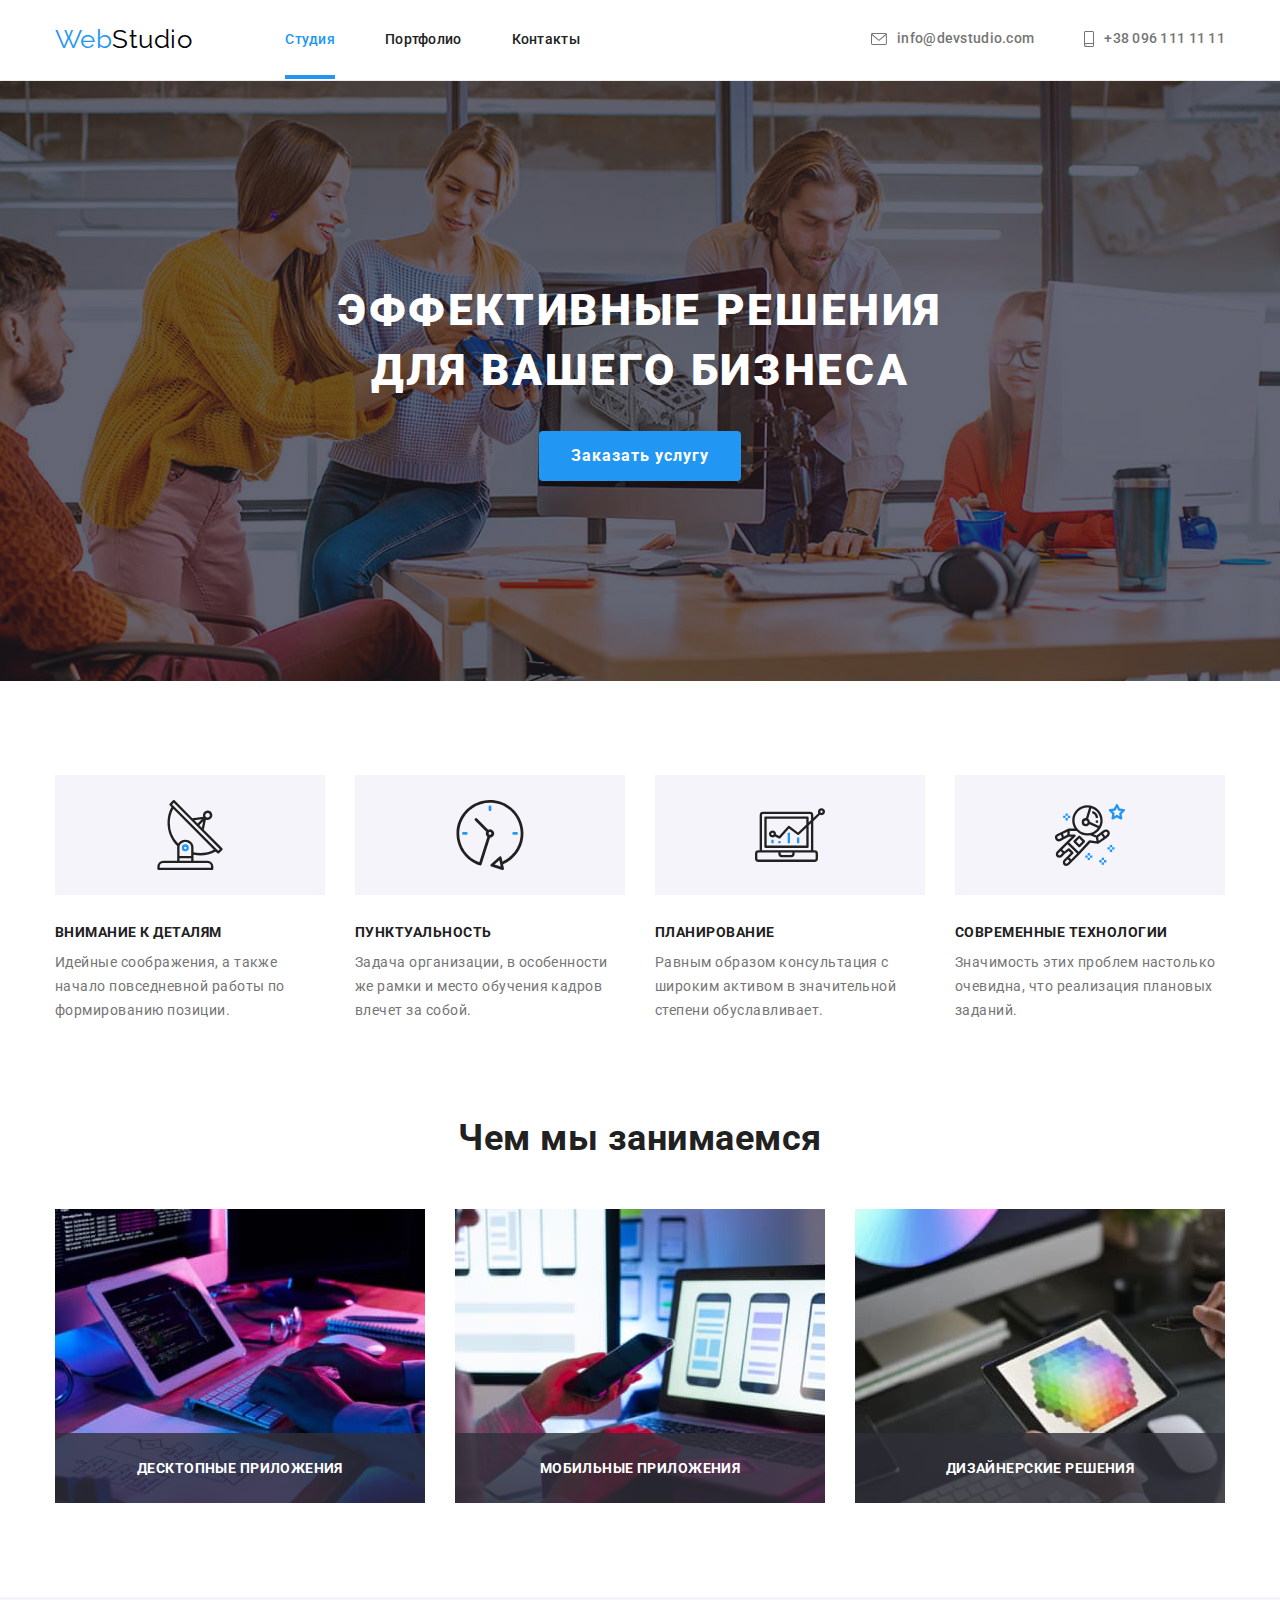
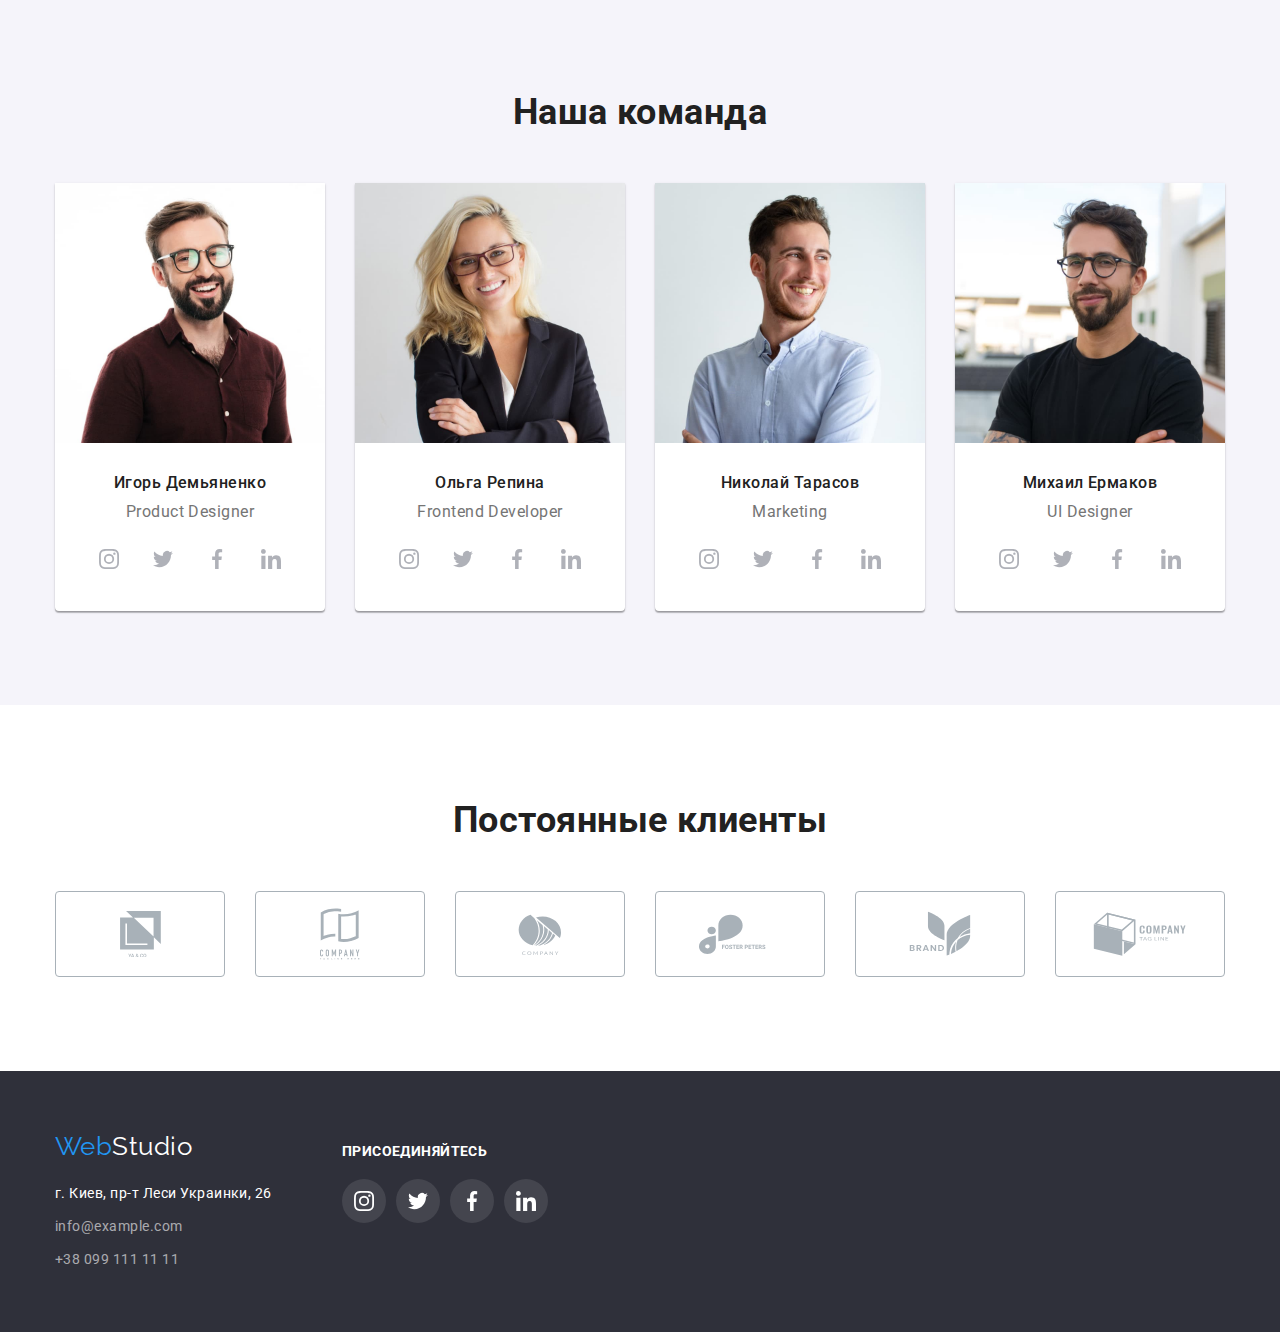
<file: index.html>
<!DOCTYPE html>
<html lang="ru">
<head>
  <meta charset="UTF-8">
  <meta http-equiv="X-UA-Compatible" content="IE=edge">
  <meta name="viewport" content="width=device-width, initial-scale=1.0">
  <title>Главная</title>
  <link href="https://fonts.googleapis.com/css2?family=Raleway:wght@700&family=Roboto:wght@400;500;700;900&display=swap" rel="stylesheet">
  <link rel="stylesheet" href="https://cdnjs.cloudflare.com/ajax/libs/modern-normalize/1.1.0/modern-normalize.min.css">
  <link rel="stylesheet" href="./css/styles.css">
</head>

<body class="page">

  <!-- Заголовок сайта -->
  <header class="page-header">
    <div class="container">
      <div class="header-set">
        <nav class="header-subset">
          <a href="./index.html" class="logo r-margin">Web<span class="logo-right">Studio</span></a>

          <ul class="site-nav">
            <li class="list-item"><a href="./index.html" class="link current">Студия</a></li>
            <li class="list-item"><a href="./portfolio.html" class="link">Портфолио</a></li>
            <li class="list-item"><a href="" class="link">Контакты</a></li>
          </ul>
        </nav> 

        <ul class="site-contacts">
          <li class="list-item">
            <a href="mailto:info@devstudio.com" class="link"><svg class="email-icon"><use href="./images/icons.svg#icon-envelope"></use></svg>info@devstudio.com</a>
          </li>
          <li class="list-item">
            <a href="tel:+380961111111" class="link"><svg class="phone-icon"><use href="./images/icons.svg#icon-smartphone"></use></svg>+38 096 111 11 11</a>
          </li>
        </ul>
      </div>
    </div>
  </header>

    <main>
    <!-- Шапка сайта -->
    <section class="hero">
      <div class="container">
        <h1 class="hero-title">Эффективные решения для вашего бизнеса</h1>
        <button type="button" class="button primary" data-modal-open>Заказать услугу</button>
      </div>
    </section>

    <!-- Особенности -->
    <section class="section no-padding">
      <div class="container">
        <h2 class="hidden">Особенности <sup>*</sup> </h2> <!-- Этот заголовок скроем при оформлении -->

        <ul class="features">
          <li class="item">
            <div class="features-logo">
            <svg class="features-icon">
              <use href="./images/icons.svg#icon-antenna"></use>
            </svg>
            </div>
            <h3 class="title">Внимание к деталям</h3>
            <p class="text">
              Идейные соображения, а также
              начало повседневной работы по
              формированию позиции.
            </p>
          </li>

          <li class="item">
            <div class="features-logo">
            <svg class="features-icon">
              <use href="./images/icons.svg#icon-clock"></use>
            </svg>
            </div>
            <h3 class="title">Пунктуальность</h3>
            <p class="text">
              Задача организации, в особенности
              же рамки и место обучения кадров
              влечет за собой.
            </p>
          </li>

          <li class="item">
            <div class="features-logo">
            <svg class="features-icon">
              <use href="./images/icons.svg#icon-diagram"></use>
            </svg>
            </div>
            <h3 class="title">Планирование</h3>
            <p class="text">
              Равным образом консультация с
              широким активом в значительной
              степени обуславливает.
            </p>
          </li>

          <li class="item">
            <div class="features-logo">
            <svg class="features-icon">
              <use href="./images/icons.svg#icon-astronaut"></use>
            </svg>
            </div>
            <h3 class="title">Современные технологии</h3>
            <p class="text">
              Значимость этих проблем настолько
              очевидна, что реализация плановых
              заданий.
            </p>
          </li>
        </ul>
      </div>
    </section>

    <!-- Чем мы занимаемся -->
    <section class="section">
      <div class="container">
        <h2 class="section-title">Чем мы занимаемся</h2>

        <ul class="about">
          <li class="item">
            <img src="./images/img1.jpg" alt="Our business - image 1" width="370" class="img-no-gap">
            <p class="item-description">Десктопные приложения</p>
          </li>
          <li class="item">
            <img src="./images/img2.jpg" alt="Our business - image 2" width="370" class="img-no-gap">
            <p class="item-description">Мобильные приложения</p>
          </li>
          <li class="item">
            <img src="./images/img3.jpg" alt="Our business - image 3" width="370" class="img-no-gap">
            <p class="item-description">Дизайнерские решения</p>
          </li>
        </ul>
      </div>
    </section>

    <!-- Наша команда -->
    <section class="section special">
      <div class="container">
        <h2 class="section-title">Наша команда</h2>

        <ul class="employee">
          <li class="item">
            <img src="./images/photo1.jpg" alt="Product Designer photo" width="270" class="img-no-gap">
            <div class="card">  
              <h3 class="title">Игорь Демьяненко</h3>
              <p class="position">Product Designer</p>
              
              <ul class="social-links">
                <li class="item"><a href="" class="link">
                  <svg class="icon">
                    <use href="./images/icons.svg#icon-instagram-grey"></use>
                  </svg></a>
                </li>
                <li class="item"><a href="" class="link">
                  <svg class="icon">
                    <use href="./images/icons.svg#icon-twitter-grey"></use>
                  </svg></a>
                </li>
                <li class="item"><a href="" class="link">
                  <svg class="icon">
                    <use href="./images/icons.svg#icon-facebook-grey"></use>
                  </svg></a>
                </li>
                <li class="item"><a href="" class="link">
                  <svg class="icon">
                    <use href="./images/icons.svg#icon-linkedin-grey"></use>
                  </svg></a>
                </li>
              </ul>
              
            </div>
          </li>

          <li class="item">
            <img src="./images/photo2.jpg" alt="Frontend Developer photo" width="270" class="img-no-gap">
            <div class="card">  
              <h3 class="title">Ольга Репина</h3>
              <p class="position">Frontend Developer</p>

              <ul class="social-links">
                <li class="item"><a href="" class="link">
                  <svg class="icon">
                      <use href="./images/icons.svg#icon-instagram-grey"></use>
                  </svg></a>
                </li>
                <li class="item"><a href="" class="link">
                  <svg class="icon">
                      <use href="./images/icons.svg#icon-twitter-grey"></use>
                  </svg></a>
                </li>
                <li class="item"><a href="" class="link">
                  <svg class="icon">
                      <use href="./images/icons.svg#icon-facebook-grey"></use>
                  </svg></a>
                </li>
                <li class="item"><a href="" class="link">
                  <svg class="icon">
                      <use href="./images/icons.svg#icon-linkedin-grey"></use>
                  </svg></a>
                </li>
              </ul>

            </div>
          </li>

          <li class="item">
            <img src="./images/photo3.jpg" alt="Marketing Manager photo" width="270" class="img-no-gap">
            <div class="card">  
              <h3 class="title">Николай Тарасов</h3>
              <p class="position">Marketing</p>

              <ul class="social-links">
                <li class="item"><a href="" class="link">
                    <svg class="icon">
                      <use href="./images/icons.svg#icon-instagram-grey"></use>
                    </svg></a>
                </li>
                <li class="item"><a href="" class="link">
                    <svg class="icon">
                      <use href="./images/icons.svg#icon-twitter-grey"></use>
                    </svg></a>
                </li>
                <li class="item"><a href="" class="link">
                    <svg class="icon">
                      <use href="./images/icons.svg#icon-facebook-grey"></use>
                    </svg></a>
                </li>
                <li class="item"><a href="" class="link">
                    <svg class="icon">
                      <use href="./images/icons.svg#icon-linkedin-grey"></use>
                    </svg></a>
                </li>
              </ul>

            </div>
          </li>

          <li class="item">
            <img src="./images/photo4.jpg" alt="UI Designer photo" width="270" class="img-no-gap">
            <div class="card">  
              <h3 class="title">Михаил Ермаков</h3>
              <p class="position">UI Designer</p>

              <ul class="social-links">
                <li class="item"><a href="" class="link">
                    <svg class="icon">
                      <use href="./images/icons.svg#icon-instagram-grey"></use>
                    </svg></a>
                </li>
                <li class="item"><a href="" class="link">
                    <svg class="icon">
                      <use href="./images/icons.svg#icon-twitter-grey"></use>
                    </svg></a>
                </li>
                <li class="item"><a href="" class="link">
                    <svg class="icon">
                      <use href="./images/icons.svg#icon-facebook-grey"></use>
                    </svg></a>
                </li>
                <li class="item"><a href="" class="link">
                    <svg class="icon">
                      <use href="./images/icons.svg#icon-linkedin-grey"></use>
                    </svg></a>
                </li>
              </ul>

            </div>
          </li>

        </ul>
      </div>
    </section>

    <!-- Постоянные клиенты -->
    <section class="section">
      <div class="container">
        <h2 class="section-title">Постоянные клиенты</h2>

        <ul class="clients">
          <li class="item">
            <a href="" class="client-link">
              <svg class="client-icon" width="41" height="46.7">
                <use href="./images/icons.svg#icon-company-1"></use>
              </svg>
            </a>
          </li>
          <li class="item">
            <a href="" class="client-link">
              <svg class="client-icon" width="40" height="52">
                <use href="./images/icons.svg#icon-company-2"></use>
              </svg>
            </a>
          </li>
          <li class="item">
            <a href="" class="client-link">
              <svg class="client-icon" width="43.5" height="41.2">
                <use href="./images/icons.svg#icon-company-3"></use>
              </svg>
            </a>
          </li>
          <li class="item">
            <a href="" class="client-link">
              <svg class="client-icon" width="84.4" height="40.6">
                <use href="./images/icons.svg#icon-company-4"></use>
              </svg>
            </a>
          </li>
          <li class="item">
            <a href="" class="client-link">
              <svg class="client-icon" width="62.5" height="45.4">
                <use href="./images/icons.svg#icon-company-5"></use>
              </svg>
            </a>
          </li>
          <li class="item">
            <a href="" class="client-link">
              <svg class="client-icon" width="93.8" height="44">
                <use href="./images/icons.svg#icon-company-6"></use>
              </svg>
            </a>
          </li>
        </ul>

      </div>
    </section>

  </main>

  <!-- Нижний колонтитул -->  
  <footer class="footer">
    <div class="container">
      <div class="main-footer">
      <div class="footer-left">

        <a href="./" class="logo">Web<span class="logo-bottom">Studio</span></a>
    
        <address class="text top-margin">
          <p class="address">г. Киев, пр-т Леси Украинки, 26</p>
          <a href="mailto:info@example.com" class="contacts">info@example.com</a>
          <a href="tel:+380991111111" class="contacts">+38 099 111 11 11</a>
        </address>

      </div>
        <div class="footer-center">

          <ul class="join-us">

            <li class="item">
              <a href="" class="link">
                <svg class="icon">
                  <use href="./images/icons.svg#icon-instagram-grey"></use>
                </svg>
              </a>
            </li>

            <li class="item">
              <a href="" class="link">
                <svg class="icon">
                  <use href="./images/icons.svg#icon-twitter-grey"></use>
                </svg>
              </a>
            </li>

            <li class="item">
              <a href="" class="link">
                <svg class="icon">
                  <use href="./images/icons.svg#icon-facebook-grey"></use>
                </svg>
              </a>
            </li>

            <li class="item">
              <a href="" class="link">
                <svg class="icon">
                  <use href="./images/icons.svg#icon-linkedin-grey"></use>
                </svg>
              </a>
            </li>

          </ul>

        </div>
      </div>
    </div>
  </footer>
  <div class="backdrop is-hidden" data-modal>
    <div class="modal">
      <div class="button">
        <button type="button" class="close-btn" data-modal-close>
          <svg class="close-btn-icon">
            <use href="./images/icons.svg#icon-close-btn"></use>
          </svg>
        </button>
      </div>
    </div>
  </div>
  <script src="./js/modal.js"></script>
</body>
</html>
</file>
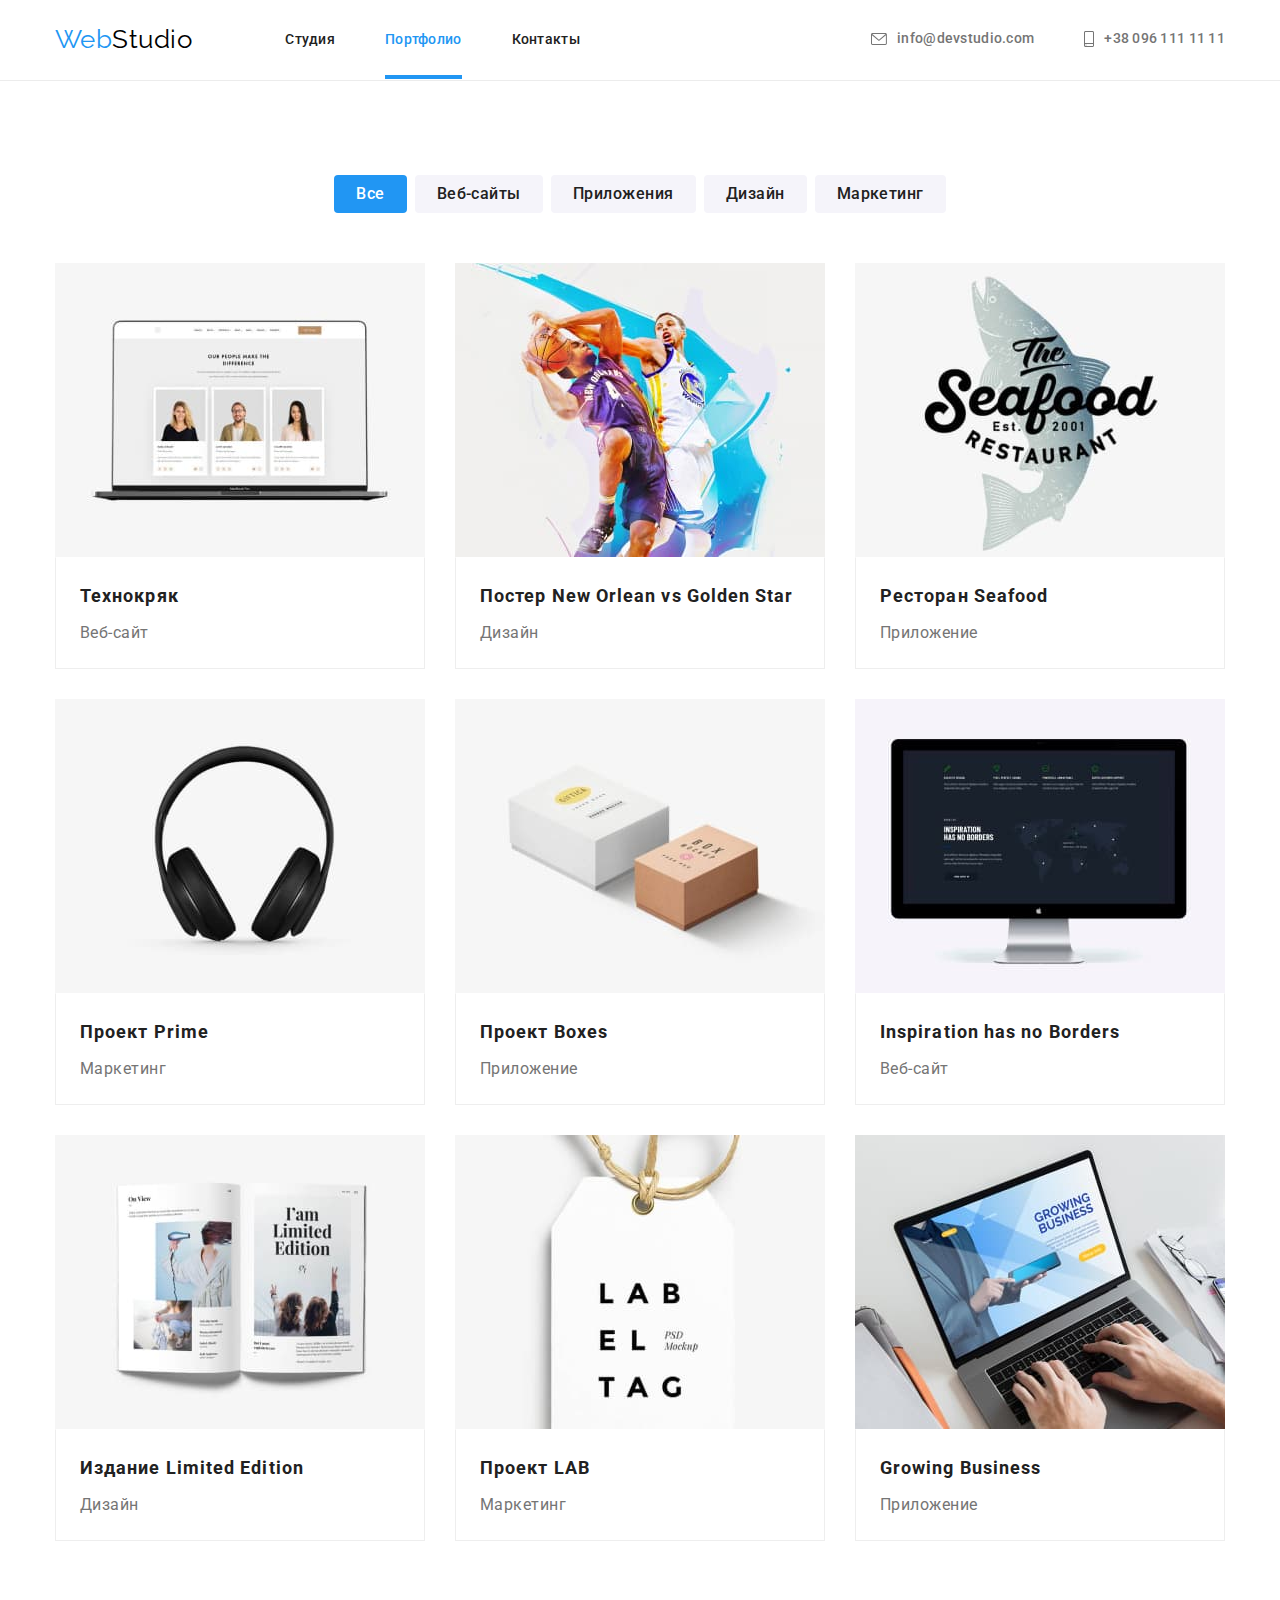
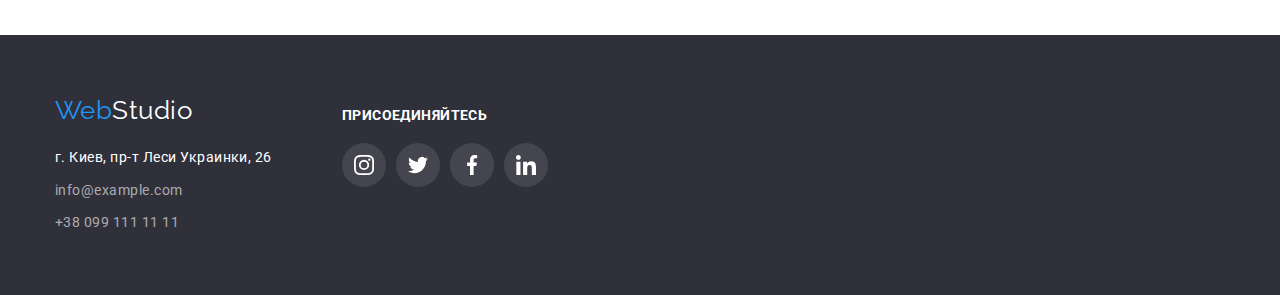
<file: portfolio.html>
<!DOCTYPE html>
<html lang="ru">
<head>
  <meta charset="UTF-8">
  <meta http-equiv="X-UA-Compatible" content="IE=edge">
  <meta name="viewport" content="width=device-width, initial-scale=1.0">
  <title>Портфолио</title>
  <link href="https://fonts.googleapis.com/css2?family=Raleway:wght@700&family=Roboto:wght@400;500;700;900&display=swap" rel="stylesheet">
  <link rel="stylesheet" href="https://cdnjs.cloudflare.com/ajax/libs/modern-normalize/1.1.0/modern-normalize.min.css">
  <link rel="stylesheet" href="./css/styles.css">
</head>

<body class="page">

  <!-- Заголовок сайта -->
  <header class="page-header">
    <div class="container">
      <div class="header-set">
        <nav class="header-subset">
          <a href="./index.html" class="logo r-margin">Web<span class="logo-right">Studio</span></a>
      
          <ul class="site-nav">
            <li class="list-item"><a href="./index.html" class="link">Студия</a></li>
            <li class="list-item"><a href="./portfolio.html" class="link current">Портфолио</a></li>
            <li class="list-item"><a href="" class="link">Контакты</a></li>
          </ul>
        </nav>
  
        <ul class="site-contacts">
          <li class="list-item">
            <a href="mailto:info@devstudio.com" class="link"><svg class="email-icon"><use href="./images/icons.svg#icon-envelope"></use></svg>info@devstudio.com</a>
          </li>
          <li class="list-item">
            <a href="tel:+380961111111" class="link"><svg class="phone-icon"><use href="./images/icons.svg#icon-smartphone"></use></svg>+38 096 111 11 11</a>
          </li>
        </ul>
      </div>
    </div>
  </header>

  <main>
    <!-- Портфолио -->
    <section class="section">
      <div class="container">
        <h1 class="hidden">Наше портфолио <sup>*</sup></h1> <!-- Скроем при оформлении -->
        <!-- Список фильтров -->
        <ul class="portfolio">
          <li class="item"><button type="button" class="filter-button primary">Все</button></li>
          <li class="item"><button type="button" class="filter-button">Веб-сайты</button></li>
          <li class="item"><button type="button" class="filter-button">Приложения</button></li>
          <li class="item"><button type="button" class="filter-button">Дизайн</button></li>
          <li class="item"><button type="button" class="filter-button">Маркетинг</button></li>
        </ul>

        <!-- Список проектов -->
        <ul class="projects">
          <li class="item">
            <div class="item-top">
              <img src="./images/project1.jpg" alt="Изображение web-сайта Технокряк" width="370" class="img-no-gap">
              <p class="item-text">Технокряк это современная площадка распространения коронавируса. Компании используют эту платформу для цифрового
              шпионажа и атак на защищённые сервера конкурентов.</p>
            </div>
            <div class="item-bottom">
              <div class="card">
                <h2 class="title">Технокряк</h2>
                <p class="category">Веб-сайт</p>
              </div>
            </div>
          </li>
          <li class="item">
            <div class="item-top">
              <img src="./images/project2.jpg" alt="Изображение постера New Orlean vs Golden Star" width="370" class="img-no-gap">
              <p class="item-text">Lorem ipsum, dolor sit amet consectetur adipisicing elit. Eius tempore pariatur nesciunt autem laudantium incidunt dolores architecto blanditiis hic temporibus doloremque, ex aspernatur maxime! Dolor eligendi quia assumenda quaerat autem.</p>
            </div>  
            <div class="item-bottom">
              <div class="card">
                <h2 class="title">Постер New Orlean vs Golden Star</h2>
                <p class="category">Дизайн</p>
              </div>
            </div>
          </li>
          <li class="item">
            <div class="item-top">
              <img src="./images/project3.jpg" alt="Изображение логотипа приложения для ресторана Seafood" width="370" class="img-no-gap">
              <p class="item-text">Lorem ipsum dolor sit amet, consectetur adipisicing elit. Nostrum, ratione. Enim explicabo fugiat blanditiis reiciendis ab at deleniti nobis consequatur quia quaerat soluta, assumenda minima quidem iure eius. Voluptatibus itaque tenetur aliquid quia quo odio pariatur nulla dolore quae inventore dolorum consequatur accusamus harum delectus eos, nemo soluta architecto labore.</p>
            </div>  
            <div class="item-bottom">
              <div class="card">
                <h2 class="title">Ресторан Seafood</h2>
                <p class="category">Приложение</p>
              </div>
            </div>
          </li>
          <li class="item">
            <div class="item-top">
              <img src="./images/project4.jpg" alt="Изображение логотипа проекта Prime" width="370" class="img-no-gap">
              <p class="item-text">Lorem ipsum dolor sit amet consectetur adipisicing elit. A corrupti illum beatae vitae cumque suscipit eveniet repellat commodi laborum odit aspernatur, hic molestias possimus maxime facilis, ad tempora distinctio alias!</p>
            </div>  
            <div class="item-bottom">
              <div class="card">
                <h2 class="title">Проект Prime</h2>
                <p class="category">Маркетинг</p>
              </div>
            </div>
          </li>
          <li class="item">
            <div class="item-top">
              <img src="./images/project5.jpg" alt="Изображение логотипа приложения Boxes" width="370" class="img-no-gap">
              <p class="item-text">Lorem ipsum dolor sit amet consectetur adipisicing elit. Optio deserunt tempore ipsum incidunt alias? Pariatur rem beatae accusamus fugiat quos.</p>
            </div>
            <div class="item-bottom">
              <div class="card">
                <h2 class="title">Проект Boxes</h2>
                <p class="category">Приложение</p>
              </div>
            </div>
          </li>
          <li class="item">
            <div class="item-top">
              <img src="./images/project6.jpg" alt="Изображение web-сайта Inspiration has no Borders" width="370" class="img-no-gap">
              <p class="item-text">Lorem ipsum dolor sit amet consectetur adipisicing elit. Nulla, neque.</p>
            </div>
            <div class="item-bottom">
              <div class="card">
                <h2 class="title">Inspiration has no Borders</h2>
                <p class="category">Веб-сайт</p>
              </div>
            </div>
          </li>
          <li class="item">
            <div class="item-top">
              <img src="./images/project7.jpg" alt="Изображение издания Limited Edition" width="370" class="img-no-gap">
              <p class="item-text">Lorem ipsum dolor sit amet consectetur adipisicing elit. Magni quia voluptas id fugiat earum. Voluptate.</p>
            </div>
            <div class="item-bottom">
              <div class="card">
                <h2 class="title">Издание Limited Edition</h2>
                <p class="category">Дизайн</p>
              </div>
            </div>
          </li>
          <li class="item">
            <div class="item-top">
              <img src="./images/project8.jpg" alt="Изображение логотипа проекта LAB" width="370" class="img-no-gap">
              <p class="item-text">Lorem ipsum dolor sit amet consectetur adipisicing elit. Magni nemo atque facere molestiae optio, perspiciatis quod suscipit cum molestias, ipsum, recusandae saepe. Modi autem veritatis ullam nulla repellendus cupiditate ducimus doloribus eum quae iusto quam natus suscipit, perspiciatis eligendi! Explicabo incidunt, excepturi voluptatem aliquam nesciunt vero obcaecati quas doloremque accusamus.</p>
            </div>
            <div class="item-bottom">
              <div class="card">
                <h2 class="title">Проект LAB</h2>
                <p class="category">Маркетинг</p>
              </div>
            </div>
          </li>
          <li class="item">
            <div class="item-top">
              <img src="./images/project9.jpg" alt="Изображение экрана ноутбука с приложением Growing Business" width="370" class="img-no-gap">
              <p class="item-text">Lorem ipsum dolor sit amet consectetur adipisicing elit. Accusamus, nesciunt.</p>
            </div>
            <div class="item-bottom">
              <div class="card">
                <h2 class="title">Growing Business</h2>
                <p class="category">Приложение</p>
              </div>
            </div>
          </li>
        </ul>
      </div>
    </section>

  </main>

  <footer class="footer">
      <div class="container">
        <div class="main-footer">
          <div class="footer-left">
      
            <a href="./" class="logo">Web<span class="logo-bottom">Studio</span></a>
      
            <address class="text top-margin">
              <p class="address">г. Киев, пр-т Леси Украинки, 26</p>
              <a href="mailto:info@example.com" class="contacts">info@example.com</a>
              <a href="tel:+380991111111" class="contacts">+38 099 111 11 11</a>
            </address>
      
          </div>
          <div class="footer-center">
      
            <ul class="join-us">
      
              <li class="item">
                <a href="" class="link">
                  <svg class="icon">
                    <use href="./images/icons.svg#icon-instagram-grey"></use>
                  </svg>
                </a>
              </li>
      
              <li class="item">
                <a href="" class="link">
                  <svg class="icon">
                    <use href="./images/icons.svg#icon-twitter-grey"></use>
                  </svg>
                </a>
              </li>
      
              <li class="item">
                <a href="" class="link">
                  <svg class="icon">
                    <use href="./images/icons.svg#icon-facebook-grey"></use>
                  </svg>
                </a>
              </li>
      
              <li class="item">
                <a href="" class="link">
                  <svg class="icon">
                    <use href="./images/icons.svg#icon-linkedin-grey"></use>
                  </svg>
                </a>
              </li>
      
            </ul>
      
          </div>
        </div>
      </div>
  </footer>

</body>
</html>
</file>
<file: css/styles.css>
/* ===== ===== Блок css-переменных ===== ===== */
:root {
  --main-text-color: #757575;
  --title-text-color: #212121;
  --accent-color: #2196f3;
  --primary-bg-color: #ffffff;
  --top-section-bg-color: #2f303a;
  --team-section-bg-color: #f5f4fa;
  --footer-bg-color: #2f303a;
  --footer-text-color: rgba(255, 255, 255, 0.6);
  --logo-right-color: #000000;
  --logo-bottom-right-color: #ffffff;
  --primary-button-text-color: #ffffff;
  --primary-button-bg-color: #2196f3;
  --button-text-color: #212121;
  --button-bg-color: #f5f4fa;
  /* --hero-bg-color: #2f303a; */
  --hero-bg-color: #c4c4c4;
  --footer-bg-color: #2f303a;
  --header-line-color: #ececec;
  --project-item-border-color: #eeeeee;
  --icon-main-color: #a8b1b8;

  --header-item-right-margin: 50px;
  --header-top-margin: 24px;
  --header-bottom-margin: 25px;
  --logo-right-margin: 93px;

  --footer-top-bottom-padding: 60px;
  --footer-bottom-margin: 20px;
  --footer-item-margin: 9px;

  --container-width: 1200px;
  --container-gutter: 30px;
  --container-items: 1;
}

/* ===== ===== Глобальный сброс стилей некоторым тэгам ===== ===== */
p,
h1,
h2,
h3 {
  margin: 0;
}

button {
  cursor: pointer;
}

ul {
  margin: 0;
  padding: 0;
  list-style: none;
}

/* Класс для скрытия зазоров у элемента img */
.img-no-gap {
  display: block;
}

/* временный класс для скрытия элементов */
.hidden {
  display: none;
}

/* Класс для оформления основной страницы */
.page {
  background-color: var(--primary-bg-color);
  color: var(--main-text-color);

  font-family: Roboto, sans-serif;
  letter-spacing: 0.03em;
}

/* Класс для оформления заголовка */

.page-header {
  background-color: var(--primary-bg-color);
  border-bottom: 1px solid var(--header-line-color);
  padding-top: var(--header-top-margin);
  padding-bottom: var(--header-bottom-margin);
}

/* Класс для оформления основного контейнера */

.container {
  margin-left: auto;
  margin-right: auto;
  width: var(--container-width);
  padding: 0 calc(var(--container-gutter) / 2);
  /* для тестирования */
  /* outline: 1px dotted darkblue; */
}

/* Класс для оформления дизайна основного flexbox в header */

.header-set {
  display: flex;
  /* Для двух элементов (<nav> и <ul>) оставим space-between */
  justify-content: space-between;
  align-items: center;
}

.header-subset {
  display: flex;
  align-items: center;
}

/* Классы для оформления лого сайта */
.logo {
  color: var(--accent-color);

  font-family: Raleway, sans-serif;
  font-size: 26px;
  line-height: 1.19;
  text-decoration: none;
}

.logo.r-margin {
  margin-right: var(--logo-right-margin);
}

.logo-right {
  color: var(--logo-right-color);
}

.logo-bottom {
  color: var(--logo-bottom-right-color);
}

/* ===== ===== Классы для оформления footer-секции ===== ===== */
.footer {
  background-color: var(--footer-bg-color);
  /* max-width: 1600px; */
  margin-left: auto;
  margin-right: auto;
  padding-top: var(--footer-top-bottom-padding);
  padding-bottom: var(--footer-top-bottom-padding);
}

.main-footer {
  display: flex;
}

.footer-center {
  padding-top: 48px;
  padding-left: 70px;
  /* outline: 1px dotted grey; */
}

.footer .top-margin {
  margin-top: var(--footer-bottom-margin);
}

.footer .text {
  display: flex;
  flex-direction: column;
  font-style: normal;
  font-size: 14px;
  line-height: 1.71;
}

.footer .address {
  color: var(--primary-bg-color);
}

.footer .contacts {
  color: var(--footer-text-color);

  text-decoration: none;
  margin-top: var(--footer-item-margin);

  transition: color 250ms cubic-bezier(0.4, 0, 0.2, 1);
}

.footer .contacts:hover,
.footer .contacts:focus {
  color: var(--accent-color);
}

.join-us {
  display: flex;
  gap: 10px;
  position: relative;
}

.join-us::before {
  content: 'Присоединяйтесь';
  position: absolute;
  top: calc(-20px - 16px);
  left: 0;
  color: var(--primary-bg-color);
  text-transform: uppercase;
  font-weight: 700;
  font-size: 14px;
  line-height: calc(16 / 14);
  letter-spacing: 0.03em;
}

.join-us .item {
  width: 44px;
  height: 44px;
}

.join-us .link {
  width: 100%;
  height: 100%;
  border-radius: 50%;
  background-color: rgba(255, 255, 255, 0.1);
  color: var(--primary-bg-color);
  display: flex;
  align-items: center;
  justify-content: center;

  transition: background-color 250ms cubic-bezier(0.4, 0, 0.2, 1),
    color 250ms cubic-bezier(0.4, 0, 0.2, 1);
}

.join-us .icon {
  width: 20px;
  height: 20px;
  fill: currentcolor;
}

.join-us .link:hover,
.join-us .link:focus {
  background-color: var(--accent-color);
  color: var(--primary-bg-color);
}

/* ===== ===== Стилизация навигации сайта ===== ===== */

.site-nav {
  display: flex;
}

.site-nav .link {
  color: var(--title-text-color);

  font-weight: 500;
  font-size: 14px;
  line-height: 1.14;
  letter-spacing: 0.02em;

  text-decoration: none;

  transition: color 250ms cubic-bezier(0.4, 0, 0.2, 1);
}

.site-nav > .list-item:not(:last-child) {
  margin-right: var(--header-item-right-margin);
}

.site-nav .link.current {
  position: relative;
  color: var(--accent-color);
}

.site-nav .link.current::after {
  content: '';
  position: absolute;
  left: 0;
  bottom: -32px;
  width: 100%;
  height: 4px;
  background-color: var(--accent-color);
}

/* ===== ===== Стилизация контактов сайта ===== ===== */
.site-contacts {
  display: flex;
}

.site-contacts > .list-item {
  align-items: center;
}

.site-contacts > .list-item:not(:last-child) {
  margin-right: var(--header-item-right-margin);
}

.email-icon {
  width: 16px;
  height: 12px;
  margin-right: 10px;
  fill: currentcolor;
}

.phone-icon {
  width: 10px;
  height: 16px;
  margin-right: 10px;
  fill: currentcolor;
}

.site-contacts .link {
  color: var(--main-text-color);

  font-weight: 500;
  font-size: 14px;
  line-height: 1.14;
  letter-spacing: 0.02em;
  text-decoration: none;

  display: flex;
  align-items: center;
  justify-content: center;

  transition: color 250ms cubic-bezier(0.4, 0, 0.2, 1);
}

/* Стилизация ссылок для состояний hover, focus */
.site-nav .link:hover,
.site-nav .link:focus,
.site-contacts .link:hover,
.site-contacts .link:focus {
  color: var(--accent-color);
}

/* ===== ===== Класс для оформления Hero-секции ===== ===== */

.hero {
  background-color: var(--hero-bg-color);
  max-width: 1600px;
  height: 600px;
  margin: 0 auto;
  text-align: center;
  padding: 200px 0;
  background-image: linear-gradient(to right, rgba(47, 48, 58, 0.4), rgba(47, 48, 58, 0.4)),
    url('../images/hero.jpg');
  background-repeat: no-repeat;
  background-position: center;
  background-size: cover;
}

.hero-title {
  color: var(--primary-bg-color);
  font-weight: 900;
  font-size: 44px;
  line-height: 1.36;
  letter-spacing: 0.06em;
  text-transform: uppercase;
  max-width: 696px;
  margin-left: auto;
  margin-right: auto;
  margin-bottom: 30px;
}

/* Универсальный класс для определения padding-top и padding bottom  */

.section {
  padding-top: 94px;
  padding-bottom: 94px;
  /* outline: 1px dotted darkblue; */
}

.section.no-padding {
  padding-bottom: 0;
}

/* Класс для оформления заголовков разделов */
.section-title {
  color: var(--title-text-color);

  font-size: 36px;
  line-height: 1.17;
  text-align: center;
  margin-bottom: 50px;
}

/* ===== ===== Классы для оформления раздела Особенности ===== ===== */
.features {
  display: flex;
  --container-items: 4;
}

.features .item {
  flex-basis: calc(var(--container-width) / var(--container-items) - var(--container-gutter));
  margin-right: var(--container-gutter);
}

.features .item:last-child {
  margin-right: 0;
}

.features-logo {
  width: 270px;
  height: 120px;
  background-color: var(--team-section-bg-color);
  margin-bottom: 30px;
  padding: 25px 100px;
}

.features-icon {
  width: 70px;
  height: 70px;
}

.features .title {
  color: var(--title-text-color);

  font-size: 14px;
  line-height: 1.14;
  text-transform: uppercase;
}

.features .text {
  font-size: 14px;
  line-height: 1.71;
  margin-top: 10px;
}

/* ===== ===== Классы для оформления секции "Чем мы занимаемся" ===== ===== */

.about {
  display: flex;
  --container-items: 3;
}

.about .item {
  flex-basis: calc(var(--container-width) / var(--container-items) - var(--container-gutter));
  margin-right: var(--container-gutter);
  position: relative;
}

.about .item:last-child {
  margin-right: 0;
}

.about .item-description {
  position: absolute;
  bottom: 0;
  left: 0;
  width: 100%;
  padding-top: 27px;
  padding-bottom: 27px;
  color: var(--primary-bg-color);
  /* color: grey; */
  background-color: rgba(47, 48, 58, 0.8);
  font-weight: 700;
  font-size: 14px;
  line-height: calc(16 / 14);
  text-align: center;
  letter-spacing: 0.03em;
  text-transform: uppercase;
}

/* ===== ===== Классы для оформления секции "Наша команда" ===== ===== */

.section.special {
  background-color: var(--team-section-bg-color);
  /* max-width: 1600px; */
  margin-left: auto;
  margin-right: auto;
}

.employee {
  display: flex;
  --container-items: 4;
  gap: 30px;
  /* outline: 1px dotted darkblue; */
}

.employee > .item {
  flex-basis: calc(var(--container-width) / var(--container-items) - var(--container-gutter));
  /* margin-right: var(--container-gutter); */
  background-color: var(--primary-bg-color);
  border-radius: 0px 0px 4px 4px;
  box-shadow: 0px 1px 3px rgba(0, 0, 0, 0.12), 0px 1px 1px rgba(0, 0, 0, 0.14),
    0px 2px 1px rgba(0, 0, 0, 0.2);
  /* outline: 1px solid darkgreen; */
}

.employee .card {
  padding-top: 30px;
  padding-bottom: 30px;
  text-align: center;
}

.employee .title {
  color: var(--title-text-color);

  font-weight: 500;
  font-size: 16px;
  line-height: 1.19;
  text-align: center;
  margin-bottom: 10px;
}

.employee .position {
  font-size: 16px;
  line-height: 1.19;
  text-align: center;
  margin-bottom: 16px;
}

.social-links {
  display: flex;
  --container-items: 4;
  gap: 10px;
  margin-left: 32px;
  margin-right: 32px;
}

.social-links .item {
  /* display: block; */
  width: 44px;
  height: 44px;
  /* padding: 12px; */
  /* border-radius: 50%; */
  /* border: 1px dotted grey; */
}

.social-links .link {
  width: 100%;
  height: 100%;
  /* padding: 12px; */
  border-radius: 50%;
  background-color: var(--primary-bg-color);
  display: flex;
  align-items: center;
  justify-content: center;
  color: #afb1b8;
  /* border: 1px dotted grey; */
  transition: background-color 250ms cubic-bezier(0.4, 0, 0.2, 1),
    color 250ms cubic-bezier(0.4, 0, 0.2, 1);
}

.social-links .icon {
  width: 20px;
  height: 20px;
  fill: currentcolor;
}

.social-links .link:hover,
.social-links .link:focus {
  background-color: var(--accent-color);
  color: var(--primary-bg-color);
}

/* ========== Классы для оформления секции Постоянные клиенты ========== */

.clients {
  display: flex;
  --container-items: 6;
  gap: 30px;
}

.clients .item {
  flex-basis: calc(var(--container-width) / var(--container-items) - var(--container-gutter));
}

.client-link {
  width: 100%;
  height: 100%;
  border-radius: 4px;
  border: 1px solid var(--icon-main-color);
  background-color: var(--primary-bg-color);
  color: var(--icon-main-color);
  display: flex;
  padding: 16px 32px;
  align-items: center;
  justify-content: center;

  transition: color 250ms cubic-bezier(0.4, 0, 0.2, 1), border 250ms cubic-bezier(0.4, 0, 0.2, 1);
}

.client-icon {
  fill: currentcolor;
}

.client-link:hover,
.client-link:focus {
  color: var(--accent-color);
  border: 1px solid var(--accent-color);
}

/* ===== ===== Классы для оформления информации о проектах ===== ===== */
.projects {
  display: flex;
  flex-wrap: wrap;
  gap: 30px;
  --container-items: 3;
}

.projects > .item {
  flex-basis: calc(var(--container-width) / var(--container-items) - var(--container-gutter));
  /* overflow: hidden; */
  transition: box-shadow 250ms cubic-bezier(0.4, 0, 0.2, 1);
}

.projects .item:hover {
  box-shadow: 0px 1px 1px rgba(0, 0, 0, 0.12), 0px 4px 4px rgba(0, 0, 0, 0.06),
    1px 4px 6px rgba(0, 0, 0, 0.16);
}

.projects .item:hover .item-text {
  transform: translateY(0%);
}

.projects .item-top {
  position: relative;
  overflow: hidden;
}

.projects .item-text {
  position: absolute;
  width: 100%;
  height: 100%;
  top: 0;
  left: 0;
  color: var(--primary-bg-color);
  background-color: rgba(33, 150, 243, 0.9);
  padding: 63px 24px;
  font-size: 18px;
  line-height: calc(28 / 18);
  letter-spacing: 0.03em;
  transform: translateY(101%);
  transition: transform 250ms cubic-bezier(0.4, 0, 0.2, 1);
}

.projects .item-bottom {
  border: 1px solid var(--project-item-border-color);
  border-top: 1px solid transparent;
}

.projects .card {
  padding: 20px 24px;
}

.projects .title {
  color: var(--title-text-color);

  font-size: 18px;
  line-height: 2;
  letter-spacing: 0.06em;
  margin-bottom: 4px;
}

.projects .category {
  font-size: 16px;
  line-height: 1.87;
}

/* ===== ===== Классы для оформления кнопок ===== ===== */
.portfolio {
  display: flex;
  justify-content: center;
  margin-bottom: 50px;
}

.portfolio > .item:not(:last-child) {
  margin-right: 8px;
}

.button {
  display: inline-block; /* возможно что это лишнее */
  border-radius: 4px;
  padding: 10px 32px;
  min-width: 200px;
  color: var(--button-text-color);
  background-color: var(--button-bg-color);
  border-style: none;

  font-family: inherit;
  font-weight: 500;
  font-size: 16px;
  line-height: 1.62;
  letter-spacing: 0.03em;
}

.filter-button {
  display: inline-block; /* возможно что это лишнее */
  border-radius: 4px;
  padding: 6px 22px;
  color: var(--button-text-color);
  background-color: var(--button-bg-color);
  border-style: none;

  font-family: inherit;
  font-weight: 500;
  font-size: 16px;
  line-height: calc(26 / 16);
  letter-spacing: 0.03em;

  transition: color 250ms cubic-bezier(0.4, 0, 0.2, 1),
    background-color 250ms cubic-bezier(0.4, 0, 0.2, 1),
    box-shadow 250ms cubic-bezier(0.4, 0, 0.2, 1);
}

.filter-button.primary {
  color: var(--primary-button-text-color);
  background-color: var(--primary-button-bg-color);
}

.button.primary {
  color: var(--primary-button-text-color);
  background-color: var(--primary-button-bg-color);
  box-shadow: 0px 4px 4px rgba(0, 0, 0, 0.15);
  font-weight: 700;
  line-height: calc(30 / 16);
  letter-spacing: 0.06em;

  transition: background-color 250ms cubic-bezier(0.4, 0, 0.2, 1);
}

.button.primary:hover,
.button.primary:focus {
  background-color: #188ce8;
}

.filter-button:hover,
.filter-button:focus {
  color: var(--primary-button-text-color);
  background-color: var(--primary-button-bg-color);
  box-shadow: 0px 3px 1px rgba(0, 0, 0, 0.1), 0px 1px 2px rgba(0, 0, 0, 0.08),
    0px 2px 2px rgba(0, 0, 0, 0.12);
}

/* ===== ===== Классы для оформления модального окна ===== ===== */

.backdrop {
  position: fixed;
  width: 100vw;
  height: 100vh;
  top: 0;
  left: 0;
  background-color: rgba(0, 0, 0, 0.2);
  opacity: 1;
  transition: all 1250ms cubic-bezier(0.4, 0, 0.2, 1);
}

.modal {
  position: absolute;
  top: 50%;
  left: 50%;
  transform: translate(-50%, -50%) scale(1);

  min-width: 528px;
  min-height: 581px;
  background-color: var(--primary-bg-color);
  border-radius: 4px;
  box-shadow: 0px 1px 3px rgba(0, 0, 0, 0.12), 0px 1px 1px rgba(0, 0, 0, 0.14),
    0px 2px 1px rgba(0, 0, 0, 0.2);

  transition: transform 1250ms cubic-bezier(0.4, 0, 0.2, 1);
}

.backdrop.is-hidden .modal {
  transform: translate(-50%, -50%) scale(0);
}

.backdrop .button {
  padding: 0px;
}

.close-btn {
  position: absolute;
  top: 8px;
  right: 8px;
  border-radius: 50%;
  background-color: var(--primary-bg-color);
  border: 1px solid rgba(0, 0, 0, 0.1);
  padding: 0px;
  width: 30px;
  height: 30px;

  display: flex;
  align-items: center;
  justify-content: center;
}

.close-btn-icon {
  fill: black;
  width: 18px;
  height: 18px;
}

.backdrop.is-hidden {
  visibility: hidden;
  opacity: 0;
  pointer-events: none;
}

/* ===== ===== The end! ===== ===== */
</file>
